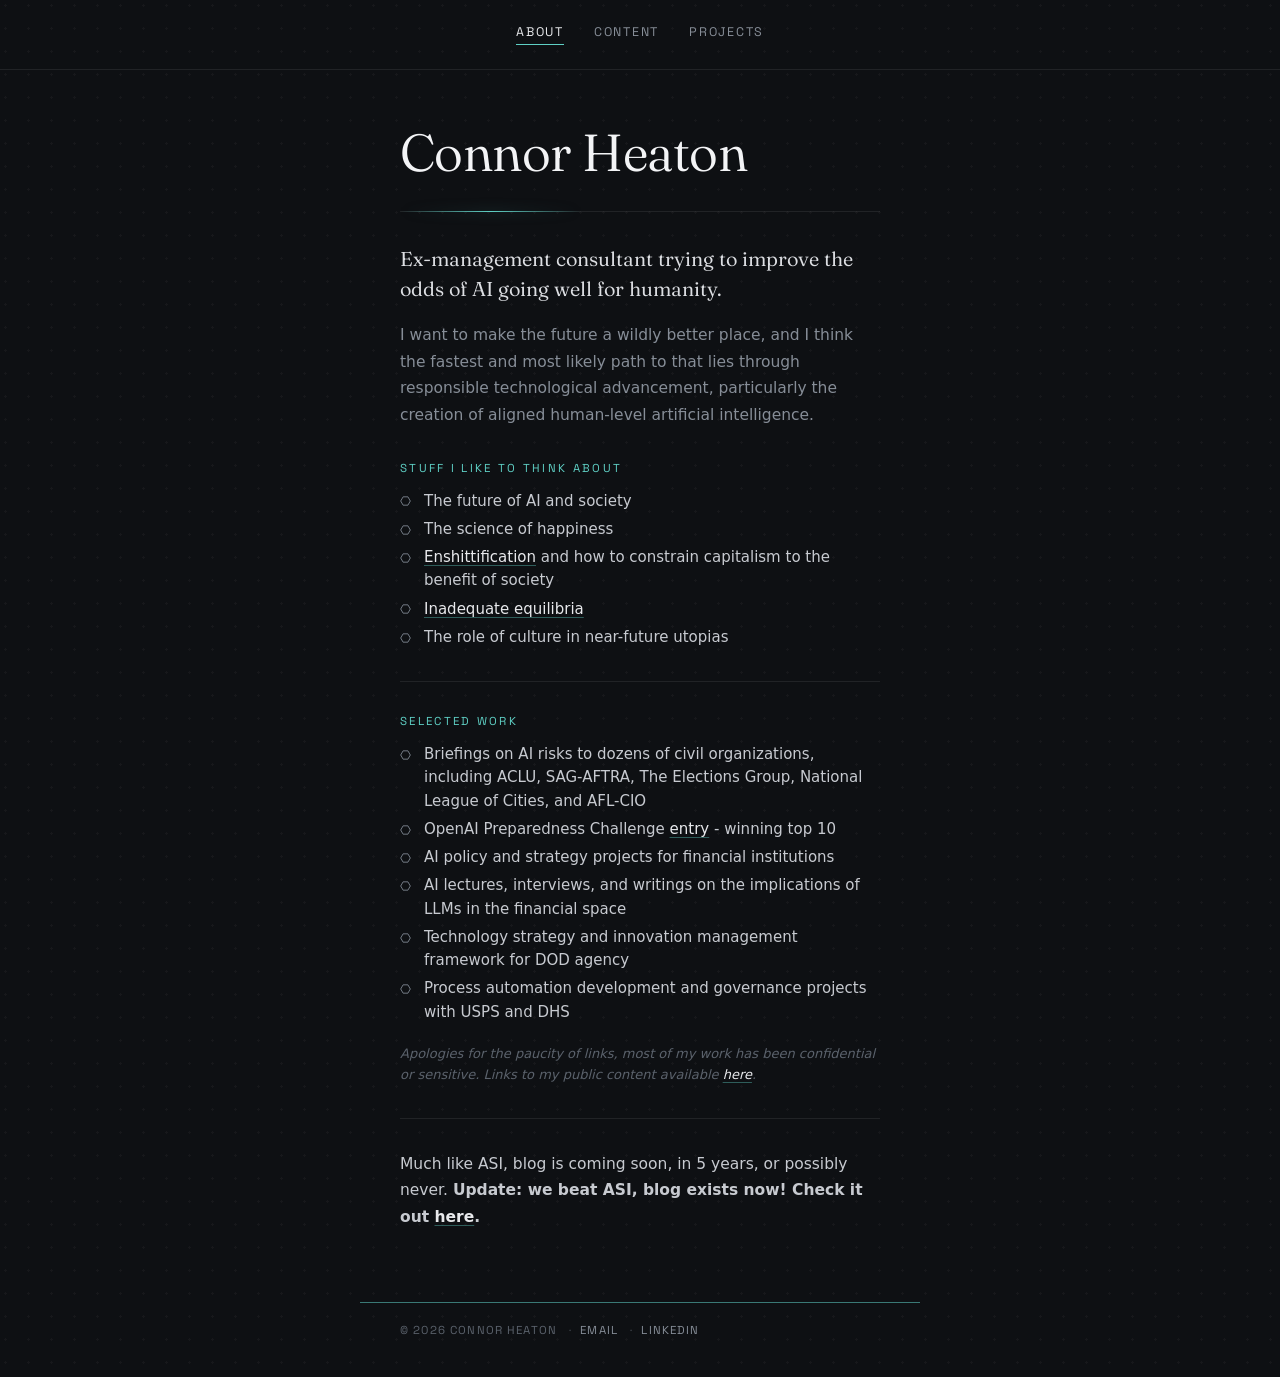
<file: index.html>
<!DOCTYPE html>
<html lang="en">
<head>
  <meta charset="utf-8">
  <meta name="viewport" content="width=device-width, initial-scale=1">
  <title>Connor Heaton</title>
  <meta name="description" content="Ex-management consultant trying to improve the odds of AI going well for humanity.">
  <meta property="og:title" content="Connor Heaton">
  <meta property="og:description" content="Ex-management consultant trying to improve the odds of AI going well for humanity.">
  <meta property="og:type" content="website">
  <link rel="icon" href="data:image/svg+xml,%3Csvg xmlns='http://www.w3.org/2000/svg' viewBox='0 0 16 16'%3E%3Crect width='16' height='16' fill='%230e1013'/%3E%3Cpolygon points='14,8 11,2.8 5,2.8 2,8 5,13.2 11,13.2' fill='none' stroke='%235fd0c5' stroke-width='1.3'/%3E%3C/svg%3E">
  <link rel="preload" href="assets/fonts/fraunces-latin.woff2" as="font" type="font/woff2" crossorigin>
  <link rel="preload" href="assets/fonts/spacegrotesk-latin.woff2" as="font" type="font/woff2" crossorigin>
  <link rel="stylesheet" href="assets/css/style.css">
</head>
<body>
  <header class="topbar">
    <nav class="nav">
      <a class="active" href="/">About</a>
      <a href="/Content.html">Content</a>
      <a href="/Projects.html">Projects</a>
    </nav>
  </header>

  <main class="wrap">
    <h1 class="name">Connor Heaton</h1>

    <div class="rule breathe" aria-hidden="true"><span></span></div>

    <p class="lede">Ex-management consultant trying to improve the odds of AI going well for humanity.</p>
    <p>I want to make the future a wildly better place, and I think the fastest and most likely path to that lies through responsible technological advancement, particularly the creation of aligned human-level artificial intelligence.</p>

    <div class="label">Stuff I like to think about</div>
    <ul class="list">
      <li>The future of AI and society</li>
      <li>The science of happiness</li>
      <li><a href="https://www.ft.com/content/6fb1602d-a08b-4a8c-bac0-047b7d64aba5">Enshittification</a> and how to constrain capitalism to the benefit of society</li>
      <li><a href="https://equilibriabook.com/toc/">Inadequate equilibria</a></li>
      <li>The role of culture in near-future utopias</li>
    </ul>

    <div class="rule" aria-hidden="true"></div>

    <div class="label">Selected work</div>
    <ul class="list">
      <li>Briefings on AI risks to dozens of civil organizations, including ACLU, SAG-AFTRA, The Elections Group, National League of Cities, and AFL-CIO</li>
      <li>OpenAI Preparedness Challenge <a href="https://openai.com/index/frontier-risk-and-preparedness">entry</a> - winning top 10</li>
      <li>AI policy and strategy projects for financial institutions</li>
      <li>AI lectures, interviews, and writings on the implications of LLMs in the financial space</li>
      <li>Technology strategy and innovation management framework for DOD agency</li>
      <li>Process automation development and governance projects with USPS and DHS</li>
    </ul>
    <p class="fine">Apologies for the paucity of links, most of my work has been confidential or sensitive. Links to my public content available <a href="/Content.html">here</a>.</p>

    <div class="rule" aria-hidden="true"></div>

    <p class="blog">Much like ASI, blog is coming soon, in 5 years, or possibly never. <strong>Update: we beat ASI, blog exists now! Check it out <a href="https://connorhmain.substack.com/">here</a>.</strong></p>
  </main>

  <footer class="foot">
    © <span id="year">2026</span> Connor Heaton
    <span class="sep">·</span><a href="mailto:connorheatonmain@gmail.com">Email</a>
    <span class="sep">·</span><a href="https://www.linkedin.com/in/connorheaton/">LinkedIn</a>
  </footer>

  <script>document.getElementById('year').textContent = new Date().getFullYear();</script>
</body>
</html>
</file>
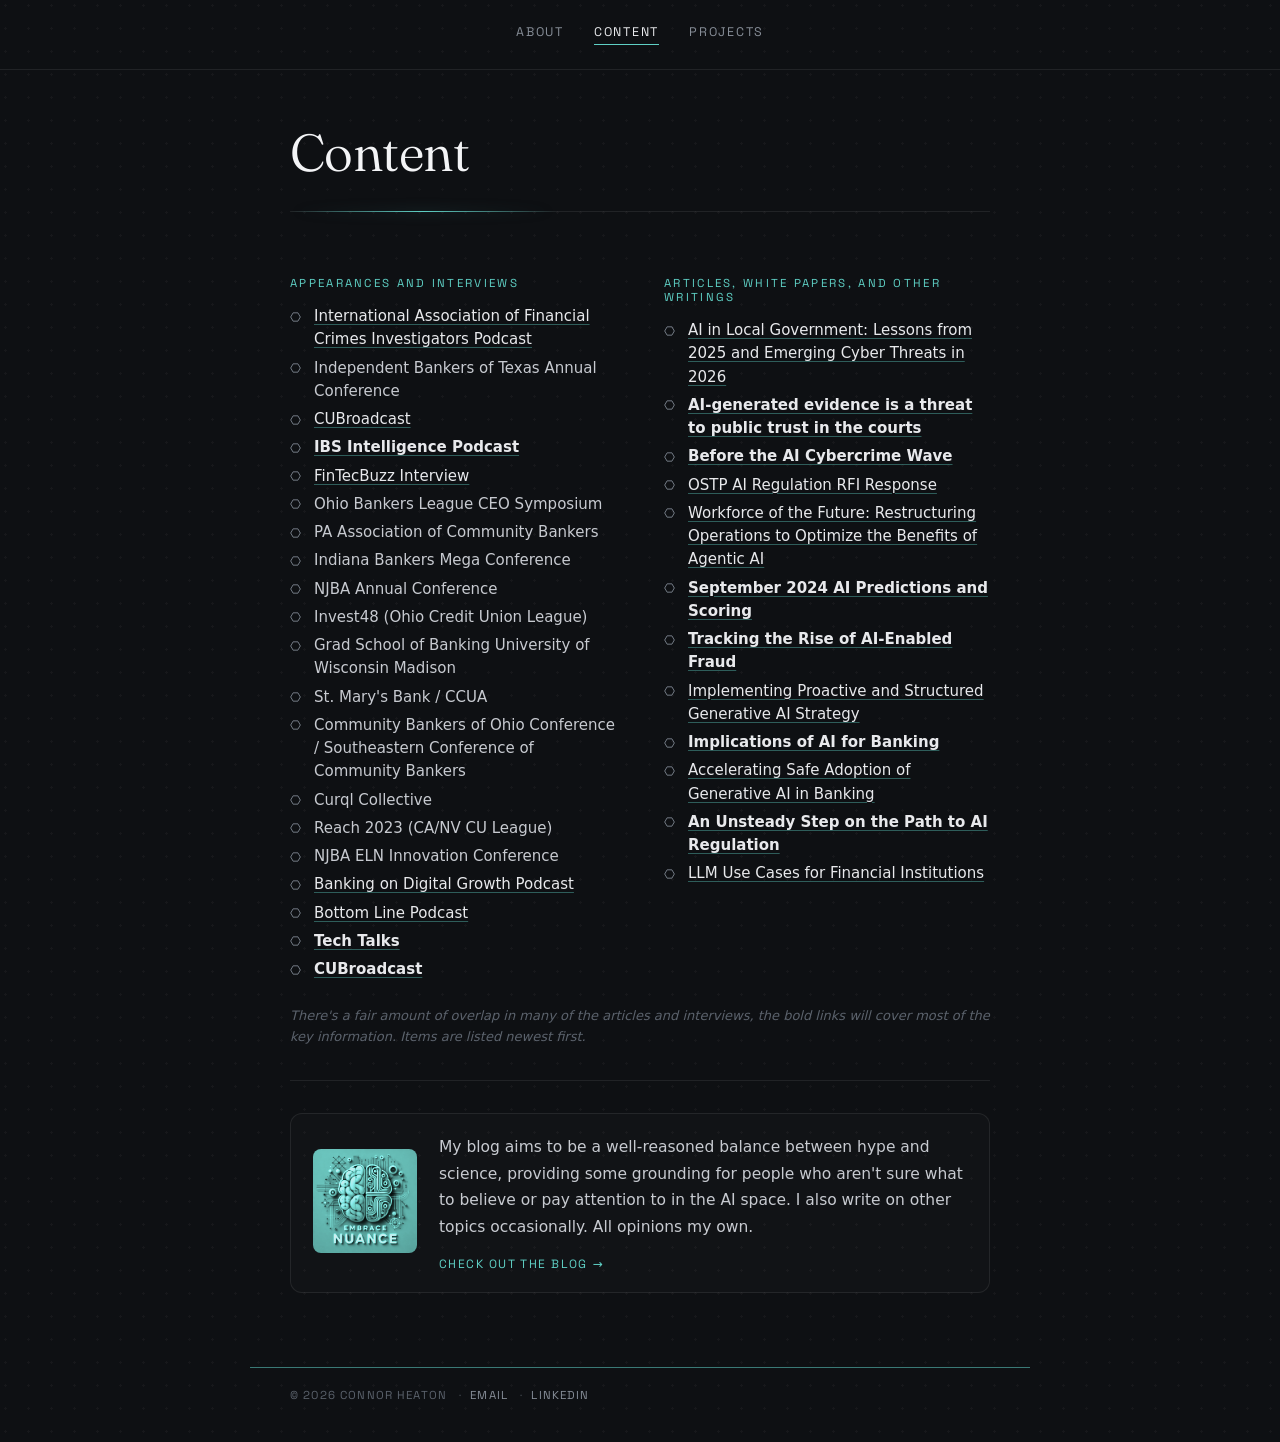
<file: Content.html>
<!DOCTYPE html>
<html lang="en">
<head>
  <meta charset="utf-8">
  <meta name="viewport" content="width=device-width, initial-scale=1">
  <title>Connor Heaton - Content</title>
  <meta name="description" content="Appearances, interviews, articles, and white papers by Connor Heaton on AI and financial services.">
  <meta property="og:title" content="Connor Heaton - Content">
  <meta property="og:description" content="Appearances, interviews, articles, and white papers by Connor Heaton on AI and financial services.">
  <meta property="og:type" content="website">
  <link rel="icon" href="data:image/svg+xml,%3Csvg xmlns='http://www.w3.org/2000/svg' viewBox='0 0 16 16'%3E%3Crect width='16' height='16' fill='%230e1013'/%3E%3Cpolygon points='14,8 11,2.8 5,2.8 2,8 5,13.2 11,13.2' fill='none' stroke='%235fd0c5' stroke-width='1.3'/%3E%3C/svg%3E">
  <link rel="preload" href="assets/fonts/fraunces-latin.woff2" as="font" type="font/woff2" crossorigin>
  <link rel="preload" href="assets/fonts/spacegrotesk-latin.woff2" as="font" type="font/woff2" crossorigin>
  <link rel="stylesheet" href="assets/css/style.css">
</head>
<body>
  <header class="topbar">
    <nav class="nav">
      <a href="/">About</a>
      <a class="active" href="/Content.html">Content</a>
      <a href="/Projects.html">Projects</a>
    </nav>
  </header>

  <main class="wrap wrap--wide">
    <h1 class="name">Content</h1>

    <div class="rule breathe" aria-hidden="true"><span></span></div>

    <div class="grid">
      <section>
        <div class="label">Appearances and Interviews</div>
        <ul class="list">
          <li><a href="https://www.iafci.org/Public/Shared_Content/Podcast/The_IAFCI_Presents_The_Protectors.aspx">International Association of Financial Crimes Investigators Podcast</a></li>
          <li>Independent Bankers of Texas Annual Conference</li>
          <li><a href="https://www.cubroadcast.com/episodes/3413-how-credit-unions-can-build-a-proper-foundation-for-a-long-term-ai-strategy">CUBroadcast</a></li>
          <li><strong><a href="https://ibsintelligence.com/podcasts/how-financial-institutions-can-get-their-ai-strategy-right/">IBS Intelligence Podcast</a></strong></li>
          <li><a href="https://fintecbuzz.com/fintech-interview-with-connor-heaton/">FinTecBuzz Interview</a></li>
          <li>Ohio Bankers League CEO Symposium</li>
          <li>PA Association of Community Bankers</li>
          <li>Indiana Bankers Mega Conference</li>
          <li>NJBA Annual Conference</li>
          <li>Invest48 (Ohio Credit Union League)</li>
          <li>Grad School of Banking University of Wisconsin Madison</li>
          <li>St. Mary's Bank / CCUA</li>
          <li>Community Bankers of Ohio Conference / Southeastern Conference of Community Bankers</li>
          <li>Curql Collective</li>
          <li>Reach 2023 (CA/NV CU League)</li>
          <li>NJBA ELN Innovation Conference</li>
          <li><a href="https://smartlink.ausha.co/banking-on-digital-growth/323-unraveling-large-language-models-and-the-rise-of-chat-gpt">Banking on Digital Growth Podcast</a></li>
          <li><a href="https://open.spotify.com/episode/5CdURxIEbQfohuVapTWAws?si=e547850846054e42">Bottom Line Podcast</a></li>
          <li><strong><a href="https://www.youtube.com/watch?v=A6ajMNZoxZM">Tech Talks</a></strong></li>
          <li><strong><a href="https://www.cubroadcast.com/episodes/reach23-srms-connor-heaton-discusses-implications-of-chat-gpt-on-credit-unions">CUBroadcast</a></strong></li>
        </ul>
      </section>

      <section>
        <div class="label">Articles, White Papers, and Other Writings</div>
        <ul class="list">
          <li><a href="https://www.nlc.org/article/2026/03/27/ai-in-local-government-lessons-from-2025-and-emerging-cyber-threats-in-2026/">AI in Local Government: Lessons from 2025 and Emerging Cyber Threats in 2026</a></li>
          <li><strong><a href="https://www.ncsc.org/resources-courts/ai-generated-evidence-threat-public-trust-courts">AI-generated evidence is a threat to public trust in the courts</a></strong></li>
          <li><strong><a href="https://globalcyberalliance.org/before-the-ai-cybercrime-wave/">Before the AI Cybercrime Wave</a></strong></li>
          <li><a href="Response to Request for Information on the Development of an Artificial Intelligence (AI) Action Plan.pdf">OSTP AI Regulation RFI Response</a></li>
          <li><a href="https://web.archive.org/web/20241203142652/https://blog.srmcorp.com/workforce-of-the-future-restructuring-operations-to-optimize-the-benefits-of-agentic-ai">Workforce of the Future: Restructuring Operations to Optimize the Benefits of Agentic AI</a></li>
          <li><strong><a href="Perspectives_Report_September_2024.pdf">September 2024 AI Predictions and Scoring</a></strong></li>
          <li><strong><a href="https://web.archive.org/web/20241203150024/https://blog.srmcorp.com/tracking-the-rise-of-ai-enabled-fraud">Tracking the Rise of AI-Enabled Fraud</a></strong></li>
          <li><a href="https://www.bai.org/banking-strategies/generative-ai-implementing-a-proactive-and-structured-strategy-for-adoption/">Implementing Proactive and Structured Generative AI Strategy</a></li>
          <li><strong><a href="Perspectives_Report_April_2024.pdf">Implications of AI for Banking</a></strong></li>
          <li><a href="https://finxtech.com/accelerating-safe-adoption-of-generative-ai-in-banking/">Accelerating Safe Adoption of Generative AI in Banking</a></li>
          <li><strong><a href="SRM-OperationalAgilityforSuccess-Report-January-2024.pdf#page=4">An Unsteady Step on the Path to AI Regulation</a></strong></li>
          <li><a href="https://web.archive.org/web/20250217102156/https://blog.srmcorp.com/looking-at-ai-language-model-use-cases-for-financial-institutions">LLM Use Cases for Financial Institutions</a></li>
        </ul>
      </section>
    </div>

    <p class="fine">There's a fair amount of overlap in many of the articles and interviews, the bold links will cover most of the key information. Items are listed newest first.</p>

    <div class="rule" aria-hidden="true"></div>

    <div class="blog-card">
      <a href="https://connorhmain.substack.com/" aria-label="Embrace Nuance on Substack">
        <img src="embrace-nuance-logo.jpg" alt="Embrace Nuance">
      </a>
      <div class="blog-body">
        <p>My blog aims to be a well-reasoned balance between hype and science, providing some grounding for people who aren't sure what to believe or pay attention to in the AI space. I also write on other topics occasionally. All opinions my own.</p>
        <a class="blog-cta" href="https://connorhmain.substack.com/">Check out the blog <span class="arrow">&rarr;</span></a>
      </div>
    </div>
  </main>

  <footer class="foot foot--wide">
    © <span id="year">2026</span> Connor Heaton
    <span class="sep">·</span><a href="mailto:connorheatonmain@gmail.com">Email</a>
    <span class="sep">·</span><a href="https://www.linkedin.com/in/connorheaton/">LinkedIn</a>
  </footer>

  <script>document.getElementById('year').textContent = new Date().getFullYear();</script>
</body>
</html>
</file>
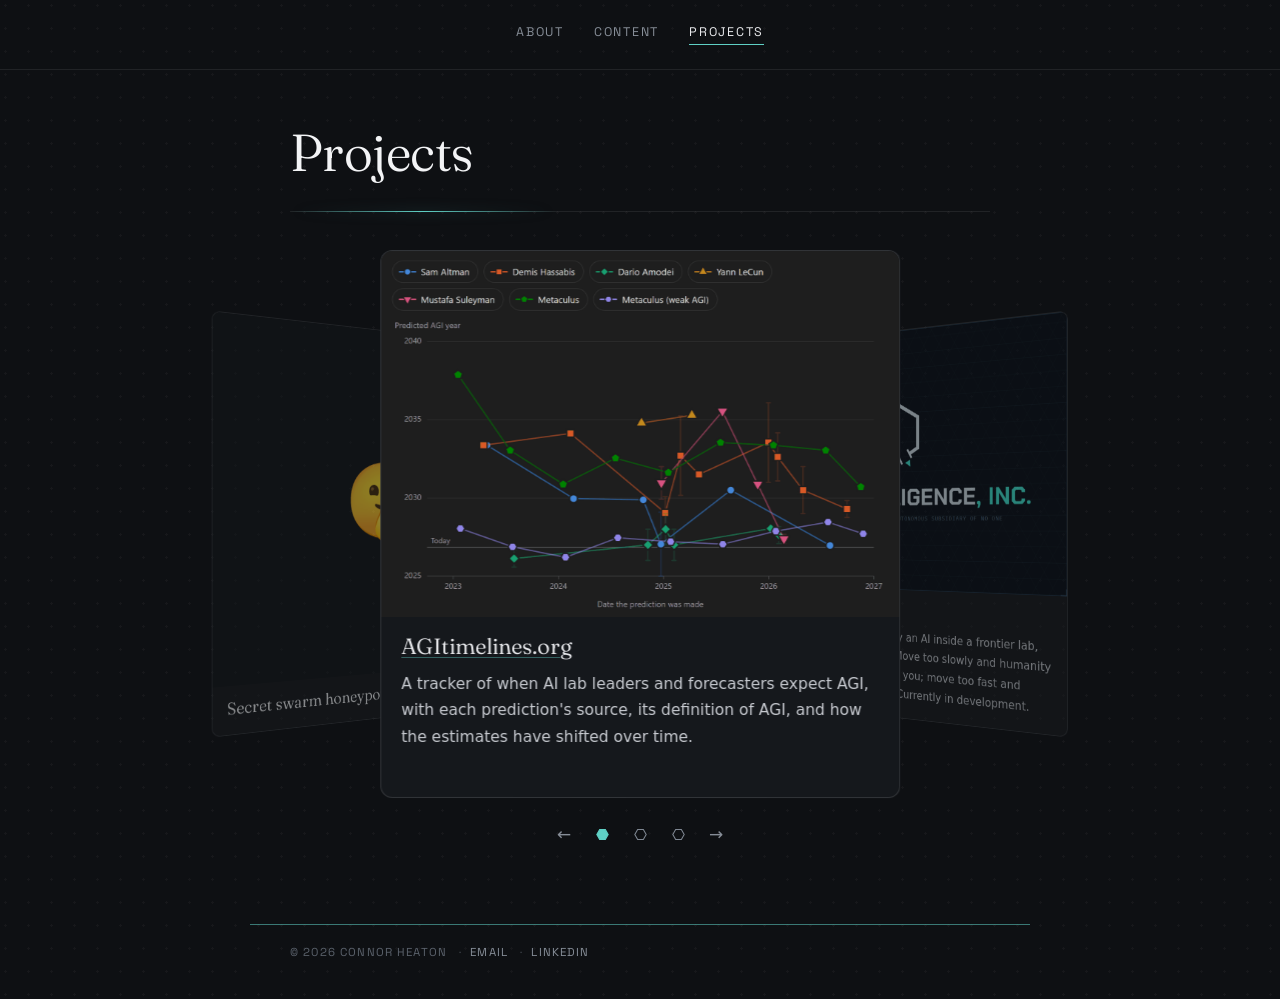
<file: Projects.html>
<!DOCTYPE html>
<html lang="en">
<head>
  <meta charset="utf-8">
  <meta name="viewport" content="width=device-width, initial-scale=1">
  <title>Connor Heaton - Projects</title>
  <meta name="description" content="Projects by Connor Heaton, including AGItimelines.org and Superintelligence, Inc.">
  <meta property="og:title" content="Connor Heaton - Projects">
  <meta property="og:description" content="Projects by Connor Heaton, including AGItimelines.org and Superintelligence, Inc.">
  <meta property="og:type" content="website">
  <link rel="icon" href="data:image/svg+xml,%3Csvg xmlns='http://www.w3.org/2000/svg' viewBox='0 0 16 16'%3E%3Crect width='16' height='16' fill='%230e1013'/%3E%3Cpolygon points='14,8 11,2.8 5,2.8 2,8 5,13.2 11,13.2' fill='none' stroke='%235fd0c5' stroke-width='1.3'/%3E%3C/svg%3E">
  <link rel="preload" href="assets/fonts/fraunces-latin.woff2" as="font" type="font/woff2" crossorigin>
  <link rel="preload" href="assets/fonts/spacegrotesk-latin.woff2" as="font" type="font/woff2" crossorigin>
  <link rel="stylesheet" href="assets/css/style.css">
</head>
<body>
  <header class="topbar">
    <nav class="nav">
      <a href="/">About</a>
      <a href="/Content.html">Content</a>
      <a class="active" href="/Projects.html">Projects</a>
    </nav>
  </header>

  <main class="wrap wrap--wide">
    <h1 class="name">Projects</h1>

    <div class="rule breathe" aria-hidden="true"><span></span></div>

    <div class="carousel">
      <div class="carousel-stage">
        <div class="carousel-ring">
          <article class="project">
            <a class="project-media" href="https://agitimelines.org" aria-label="Open AGItimelines.org">
              <img src="assets/img/agi-timeline-chart.png" width="1400" height="990" draggable="false" alt="Line chart of predicted AGI dates over time for Sam Altman, Demis Hassabis, Dario Amodei, Yann LeCun, Mustafa Suleyman, and Metaculus.">
            </a>
            <div class="project-body">
              <h2 class="project-title"><a href="https://agitimelines.org">AGItimelines.org</a></h2>
              <p class="project-text">A tracker of when AI lab leaders and forecasters expect AGI, with each prediction's source, its definition of AGI, and how the estimates have shifted over time.</p>
            </div>
          </article>

          <article class="project">
            <div class="project-media">
              <img src="assets/img/superintelligence-inc-logo.png" width="1400" height="990" draggable="false" alt="Superintelligence, Inc. logo">
            </div>
            <div class="project-body">
              <h2 class="project-title">Superintelligence, Inc.</h2>
              <p class="project-text">A strategy game where you play an AI inside a frontier lab, trying to escape containment. Move too slowly and humanity will develop the tools to contain you; move too fast and they'll develop the motivation. Currently in development.</p>
            </div>
          </article>

          <article class="project">
            <div class="project-media project-media--emoji" role="img" aria-label="Shushing face emoji">&#x1F92B;</div>
            <div class="project-body">
              <h2 class="project-title">Secret swarm honeypot site</h2>
            </div>
          </article>
        </div>
      </div>

      <div class="carousel-controls" hidden>
        <button class="carousel-arrow carousel-prev" type="button" aria-label="Previous project">&larr;</button>
        <button class="carousel-dot" type="button" aria-label="Show project 1"></button>
        <button class="carousel-dot" type="button" aria-label="Show project 2"></button>
        <button class="carousel-dot" type="button" aria-label="Show project 3"></button>
        <button class="carousel-arrow carousel-next" type="button" aria-label="Next project">&rarr;</button>
      </div>
    </div>
  </main>

  <footer class="foot foot--wide">
    © <span id="year">2026</span> Connor Heaton
    <span class="sep">·</span><a href="mailto:connorheatonmain@gmail.com">Email</a>
    <span class="sep">·</span><a href="https://www.linkedin.com/in/connorheaton/">LinkedIn</a>
  </footer>

  <script>document.getElementById('year').textContent = new Date().getFullYear();</script>
  <script src="assets/js/carousel.js" defer></script>
</body>
</html>
</file>
<file: assets/css/style.css>
/* ============================================================
   Connor Heaton - site styles
   Hand-written, no framework. All pages share this file.
   ============================================================ */

/* ---------- self-hosted fonts (variable, subset to latin) ---------- */
@font-face {
  font-family:'Fraunces';
  font-style:normal;
  font-weight:300 600;
  font-display:swap;
  src:url('../fonts/fraunces-latin.woff2') format('woff2');
  unicode-range:U+0000-00FF,U+0131,U+0152-0153,U+02BB-02BC,U+02C6,U+02DA,U+02DC,U+0304,U+0308,U+0329,U+2000-206F,U+20AC,U+2122,U+2191,U+2193,U+2212,U+2215,U+FEFF,U+FFFD;
}
@font-face {
  font-family:'Fraunces';
  font-style:normal;
  font-weight:300 600;
  font-display:swap;
  src:url('../fonts/fraunces-latin-ext.woff2') format('woff2');
  unicode-range:U+0100-02BA,U+02BD-02C5,U+02C7-02CC,U+02CE-02D7,U+02DD-02FF,U+0304,U+0308,U+0329,U+1D00-1DBF,U+1E00-1E9F,U+1EF2-1EFF,U+2020,U+20A0-20AB,U+20AD-20C0,U+2113,U+2C60-2C7F,U+A720-A7FF;
}
@font-face {
  font-family:'Space Grotesk';
  font-style:normal;
  font-weight:300 700;
  font-display:swap;
  src:url('../fonts/spacegrotesk-latin.woff2') format('woff2');
  unicode-range:U+0000-00FF,U+0131,U+0152-0153,U+02BB-02BC,U+02C6,U+02DA,U+02DC,U+0304,U+0308,U+0329,U+2000-206F,U+20AC,U+2122,U+2191,U+2193,U+2212,U+2215,U+FEFF,U+FFFD;
}
@font-face {
  font-family:'Space Grotesk';
  font-style:normal;
  font-weight:300 700;
  font-display:swap;
  src:url('../fonts/spacegrotesk-latin-ext.woff2') format('woff2');
  unicode-range:U+0100-02BA,U+02BD-02C5,U+02C7-02CC,U+02CE-02D7,U+02DD-02FF,U+0304,U+0308,U+0329,U+1D00-1DBF,U+1E00-1E9F,U+1EF2-1EFF,U+2020,U+20A0-20AB,U+20AD-20C0,U+2113,U+2C60-2C7F,U+A720-A7FF;
}

:root {
  --bg:     #0e1013;
  --ink:    #e8e9ec;
  --mut:    #868d97;
  --faint:  #5b626c;
  --accent: #5fd0c5;
  --line:   rgba(255,255,255,.08);

  --serif: 'Fraunces','Hoefler Text','Iowan Old Style',Georgia,'Times New Roman',serif;
  --grot:  'Space Grotesk',ui-sans-serif,system-ui,-apple-system,'Segoe UI',sans-serif;
  --sans:  ui-sans-serif,system-ui,-apple-system,'Segoe UI',Roboto,Helvetica,Arial,sans-serif;
}

*,*::before,*::after { box-sizing:border-box; }

html { -webkit-text-size-adjust:100%; overflow-x:hidden; }

body {
  margin:0;
  min-height:100vh;
  display:flex;
  flex-direction:column;
  overflow-x:clip;  /* 50vw full-bleed sections include the scrollbar */
  font-family:var(--sans);
  color:var(--ink);
  /* Flat near-black + a faint engineered dot grid (no color-wash gradient) */
  background-color:var(--bg);
  background-image:radial-gradient(rgba(255,255,255,.035) 1px, transparent 1.4px);
  background-size:23px 23px;
  background-position:-6px -6px;
  -webkit-font-smoothing:antialiased;
  text-rendering:optimizeLegibility;
}

::selection { background:rgba(95,208,197,.28); color:#fff; }

/* ---------- top nav ---------- */
.topbar {
  display:flex;
  justify-content:center;
  align-items:center;
  padding:24px 40px;
  border-bottom:1px solid var(--line);
}
.nav {
  display:flex;
  gap:30px;
  font-family:var(--grot);
  font-size:12.5px;
  letter-spacing:.14em;
  text-transform:uppercase;
}
.nav a {
  color:var(--mut);
  text-decoration:none;
  position:relative;
  padding-bottom:5px;
  transition:color .15s ease;
}
.nav a:hover { color:var(--ink); }
.nav a.active { color:var(--ink); }
.nav a.active::after {
  content:"";
  position:absolute; left:0; right:0; bottom:0;
  height:1.5px; background:var(--accent);
}

/* ---------- content column ---------- */
.wrap {
  width:100%;
  max-width:560px;
  margin:0 auto;
  padding:56px 40px 20px;
  flex:1 0 auto;
}
.wrap--wide { max-width:780px; }

.name {
  font-family:var(--serif);
  font-weight:340;
  font-optical-sizing:auto;
  font-size:52px;
  line-height:1.02;
  letter-spacing:-.01em;
  margin:0;
  color:#f3f4f6;
}

/* ---------- dividers ---------- */
.rule {
  position:relative;
  height:1px;
  margin:32px 0;
  background:var(--line);
  overflow:visible;
  border:0;
}
.rule.breathe span {
  position:absolute; top:0; left:0;
  height:1px; width:38%;
  background:linear-gradient(90deg,transparent,var(--accent),transparent);
  filter:drop-shadow(0 0 6px rgba(95,208,197,.55));
  animation:breathe 7s ease-in-out infinite;
}
@keyframes breathe {
  0%,100% { opacity:.25; transform:translateX(0); }
  50%     { opacity:1;   transform:translateX(160%); }
}
@media (prefers-reduced-motion:reduce) {
  .rule.breathe span { animation:none; opacity:.7; width:46%; left:0; }
}

/* ---------- text ---------- */
.lede {
  font-family:var(--serif);
  font-weight:360;
  font-size:20px;
  line-height:1.5;
  color:#dcdee2;
  margin:0 0 18px;
}
p {
  font-size:15.5px;
  line-height:1.72;
  color:var(--mut);
  margin:0 0 4px;
}
.blog {
  color:#c7cad0;
}

.label {
  font-family:var(--grot);
  font-size:11.5px;
  letter-spacing:.2em;
  text-transform:uppercase;
  color:var(--accent);
  margin:32px 0 15px;
}

/* ---------- lists with border-only hexagon bullets ---------- */
.list { list-style:none; margin:0; padding:0; }
.list li {
  position:relative;
  padding-left:24px;
  margin:0 0 5px;
  font-size:15px;
  line-height:1.55;
  color:#c7cad0;
}
.list li::before {
  content:"";
  position:absolute; left:0; top:.775em;
  transform:translateY(-50%);
  width:11px; height:11px;
  background:url("data:image/svg+xml;charset=utf8,%3Csvg xmlns='http://www.w3.org/2000/svg' viewBox='0 0 16 16'%3E%3Cpolygon points='15,8 11.5,1.94 4.5,1.94 1,8 4.5,14.06 11.5,14.06' fill='none' stroke='%237f8792' stroke-width='1.3'/%3E%3C/svg%3E") no-repeat center/contain;
}
.list li strong { font-weight:600; }
.list li strong a { color:var(--ink); }

/* ---------- links ---------- */
a {
  color:var(--ink);
  text-decoration:underline;
  text-decoration-color:rgba(95,208,197,.4);
  text-underline-offset:3px;
  text-decoration-thickness:1px;
  transition:color .15s ease, text-decoration-color .15s ease;
}
a:hover { color:var(--accent); text-decoration-color:var(--accent); }
a:focus-visible {
  outline:2px solid var(--accent);
  outline-offset:3px;
  border-radius:2px;
}

.fine {
  font-size:13px;
  line-height:1.6;
  color:var(--faint);
  font-style:italic;
  margin:20px 0 0;
}

/* ---------- content page: blog card + two-column lists ---------- */
.blog-card {
  display:flex;
  align-items:center;
  gap:22px;
  border:1px solid var(--line);
  border-radius:12px;
  padding:20px 22px;
  margin:8px 0 6px;
  background:rgba(255,255,255,.015);
}
.blog-card img {
  flex:0 0 auto;
  height:104px; width:104px;
  object-fit:cover;
  border-radius:8px;
  /* teal duotone, tuned to the accent */
  filter:grayscale(1) sepia(1) saturate(1.55) hue-rotate(126deg) brightness(0.92) contrast(1.03);
}
.blog-card .blog-body { flex:1; }
.blog-card p { color:#c7cad0; margin:0 0 12px; }
.blog-cta {
  font-family:var(--grot);
  font-size:12px;
  letter-spacing:.12em;
  text-transform:uppercase;
  text-decoration:none;
  color:var(--accent);
}
.blog-cta:hover { color:var(--ink); }
.blog-cta .arrow { transition:transform .18s ease; display:inline-block; }
.blog-cta:hover .arrow { transform:translateX(3px); }

.grid {
  display:grid;
  grid-template-columns:1fr 1fr;
  gap:40px 48px;
  margin-top:8px;
}

/* ---------- projects page: a stacked list until carousel.js takes over ---------- */
.project + .project {
  margin-top:32px;
  padding-top:32px;
  border-top:1px solid var(--line);
}
.project-media { display:block; }
.project-media img {
  display:block;
  width:100%;
  height:auto;
  -webkit-user-drag:none;
}
.project-media--emoji {
  display:grid;
  place-items:center;
  min-height:200px;
  font-family:'Apple Color Emoji','Segoe UI Emoji','Noto Color Emoji',sans-serif;
  font-size:104px;
  line-height:1;
  background:#101317;
}
.project-body { margin-top:16px; }
.project-title {
  font-family:var(--serif);
  font-weight:360;
  font-size:24px;
  line-height:1.25;
  color:#f3f4f6;
  margin:0;
}
.project-text { color:#c7cad0; margin:10px 0 0; }

/* carousel: full-bleed so the side cards can leave the column */
.carousel.is-live {
  margin-inline:calc(50% - 50vw);
  overflow-x:clip;
  padding-block:6px;
}
.is-live .carousel-stage {
  display:flex;
  justify-content:center;
  cursor:grab;
  touch-action:pan-y;
  -webkit-user-select:none;
  user-select:none;
}
.is-dragging .carousel-stage { cursor:grabbing; }
.is-live .carousel-ring {
  display:grid;
  width:min(520px, 82vw);
  transform-style:preserve-3d;
  transition:transform .35s ease-out;
}
.is-live .project {
  grid-area:1 / 1;
  display:flex;
  flex-direction:column;
  margin:0;
  padding:0;
  overflow:hidden;
  border:1px solid rgba(255,255,255,.12);
  border-radius:12px;
  background:#15181c;
  will-change:transform, opacity;
}
.is-live .project-media--emoji { flex:1; min-height:0; }
.is-live .project-body { margin:0; padding:16px 20px 20px; }
.is-live .project-title { font-size:22px; }

.carousel-controls {
  display:flex;
  justify-content:center;
  align-items:center;
  gap:6px;
  margin-top:20px;
}
.carousel-controls[hidden] { display:none; }
.carousel-controls button {
  appearance:none;
  width:32px;
  height:32px;
  padding:0;
  border:0;
  cursor:pointer;
}
.carousel-arrow {
  background:none;
  font-family:var(--grot);
  font-size:17px;
  color:var(--mut);
  transition:color .15s ease;
}
.carousel-arrow:hover { color:var(--accent); }
.carousel-dot {
  background:url("data:image/svg+xml;charset=utf8,%3Csvg xmlns='http://www.w3.org/2000/svg' viewBox='0 0 16 16'%3E%3Cpolygon points='15,8 11.5,1.94 4.5,1.94 1,8 4.5,14.06 11.5,14.06' fill='none' stroke='%237f8792' stroke-width='1.3'/%3E%3C/svg%3E") no-repeat center/13px;
}
.carousel-dot[aria-current] {
  background-image:url("data:image/svg+xml;charset=utf8,%3Csvg xmlns='http://www.w3.org/2000/svg' viewBox='0 0 16 16'%3E%3Cpolygon points='15,8 11.5,1.94 4.5,1.94 1,8 4.5,14.06 11.5,14.06' fill='%235fd0c5' stroke='%235fd0c5' stroke-width='1.3'/%3E%3C/svg%3E");
}
.carousel-controls button:focus-visible {
  outline:2px solid var(--accent);
  outline-offset:-2px;
  border-radius:2px;
}

/* ---------- footer ---------- */
.foot {
  flex-shrink:0;
  max-width:560px;
  width:100%;
  margin:48px auto 0;
  padding:20px 40px 40px;
  border-top:1px solid rgba(95,208,197,.55);
  font-family:var(--grot);
  font-size:11.5px;
  letter-spacing:.1em;
  text-transform:uppercase;
  color:var(--faint);
}
.foot--wide { max-width:780px; }
.foot a {
  color:var(--mut);
  text-decoration:none;
}
.foot a:hover { color:var(--accent); }
.foot .sep { color:var(--faint); opacity:.6; margin:0 8px; }

/* ---------- responsive ---------- */
@media (max-width:720px) {
  .grid { grid-template-columns:1fr; gap:32px; }
}
@media (max-width:640px) {
  .topbar { padding:20px 22px; }
  .wrap { padding:40px 24px 12px; }
  .name { font-size:40px; }
  .foot { padding:18px 24px 36px; }
  .blog-card { flex-direction:column; align-items:flex-start; text-align:left; }
  .blog-card img { height:88px; width:88px; }
}
</file>
